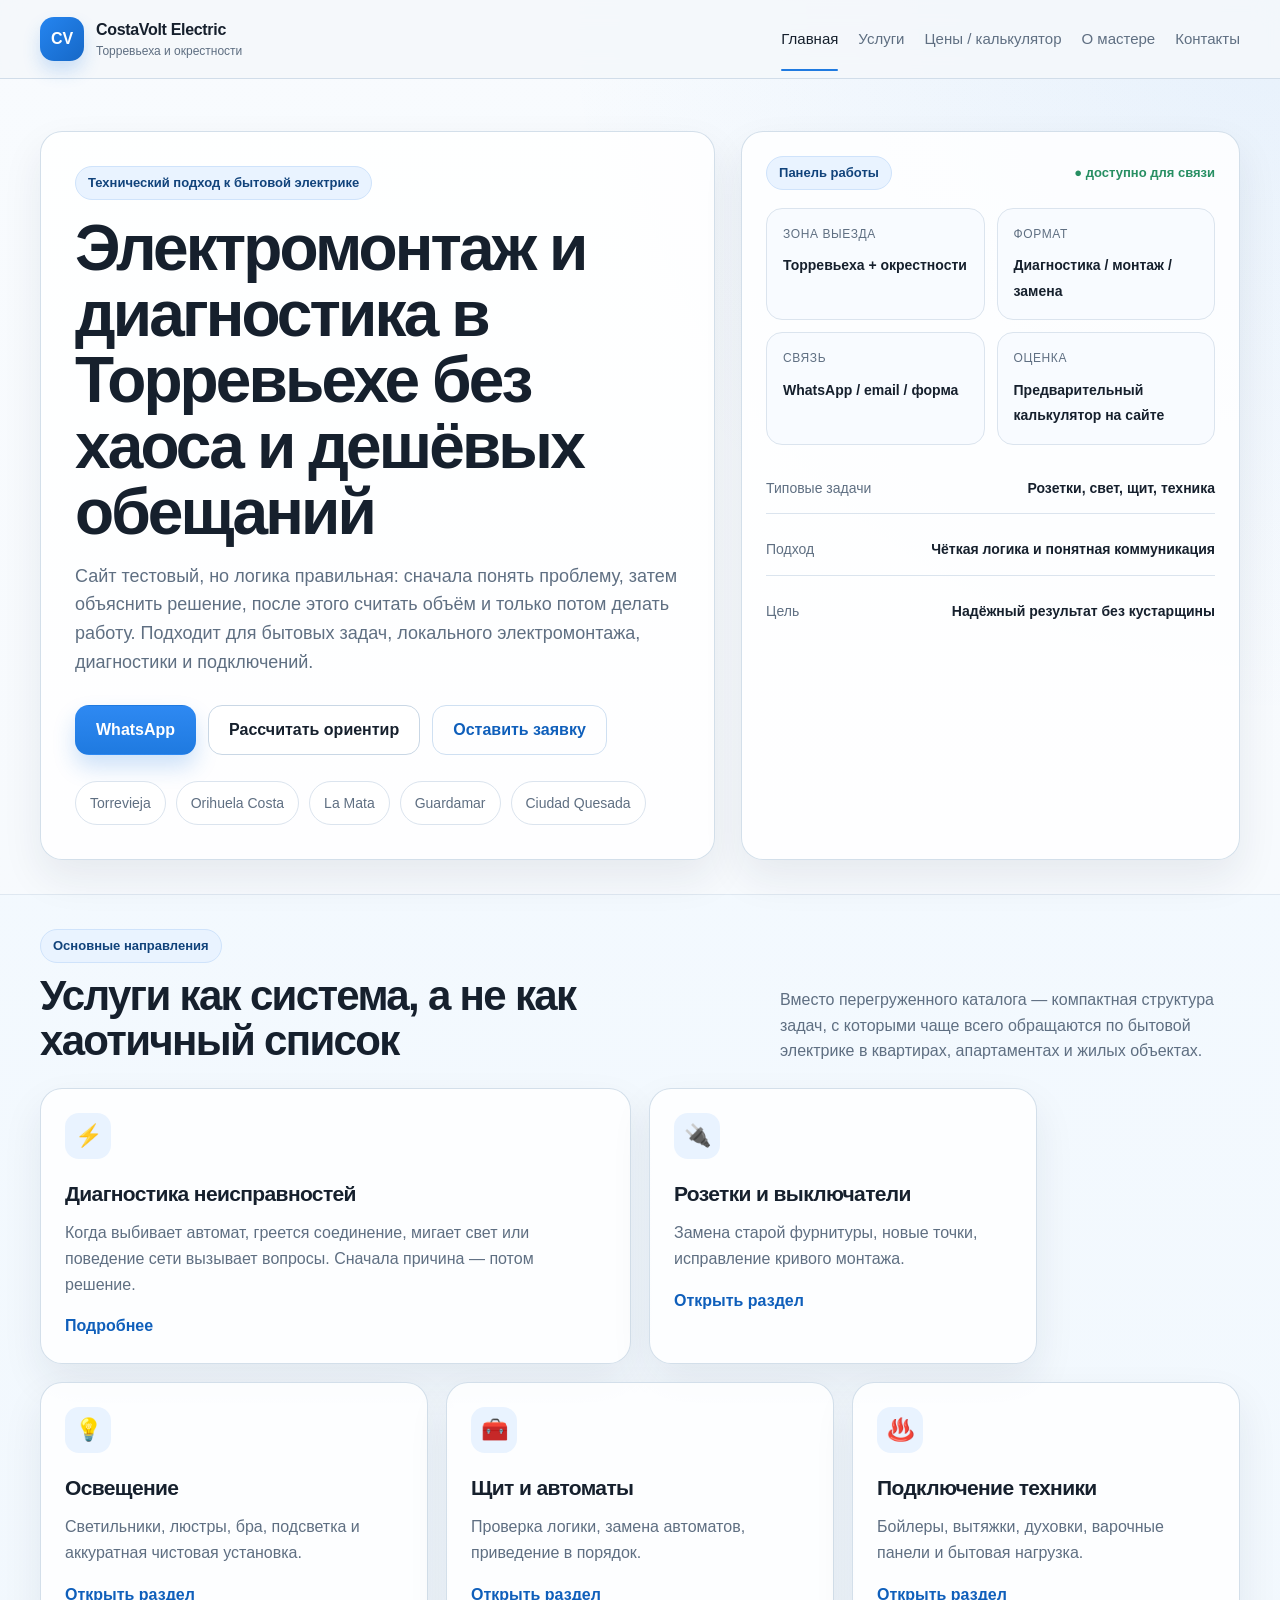
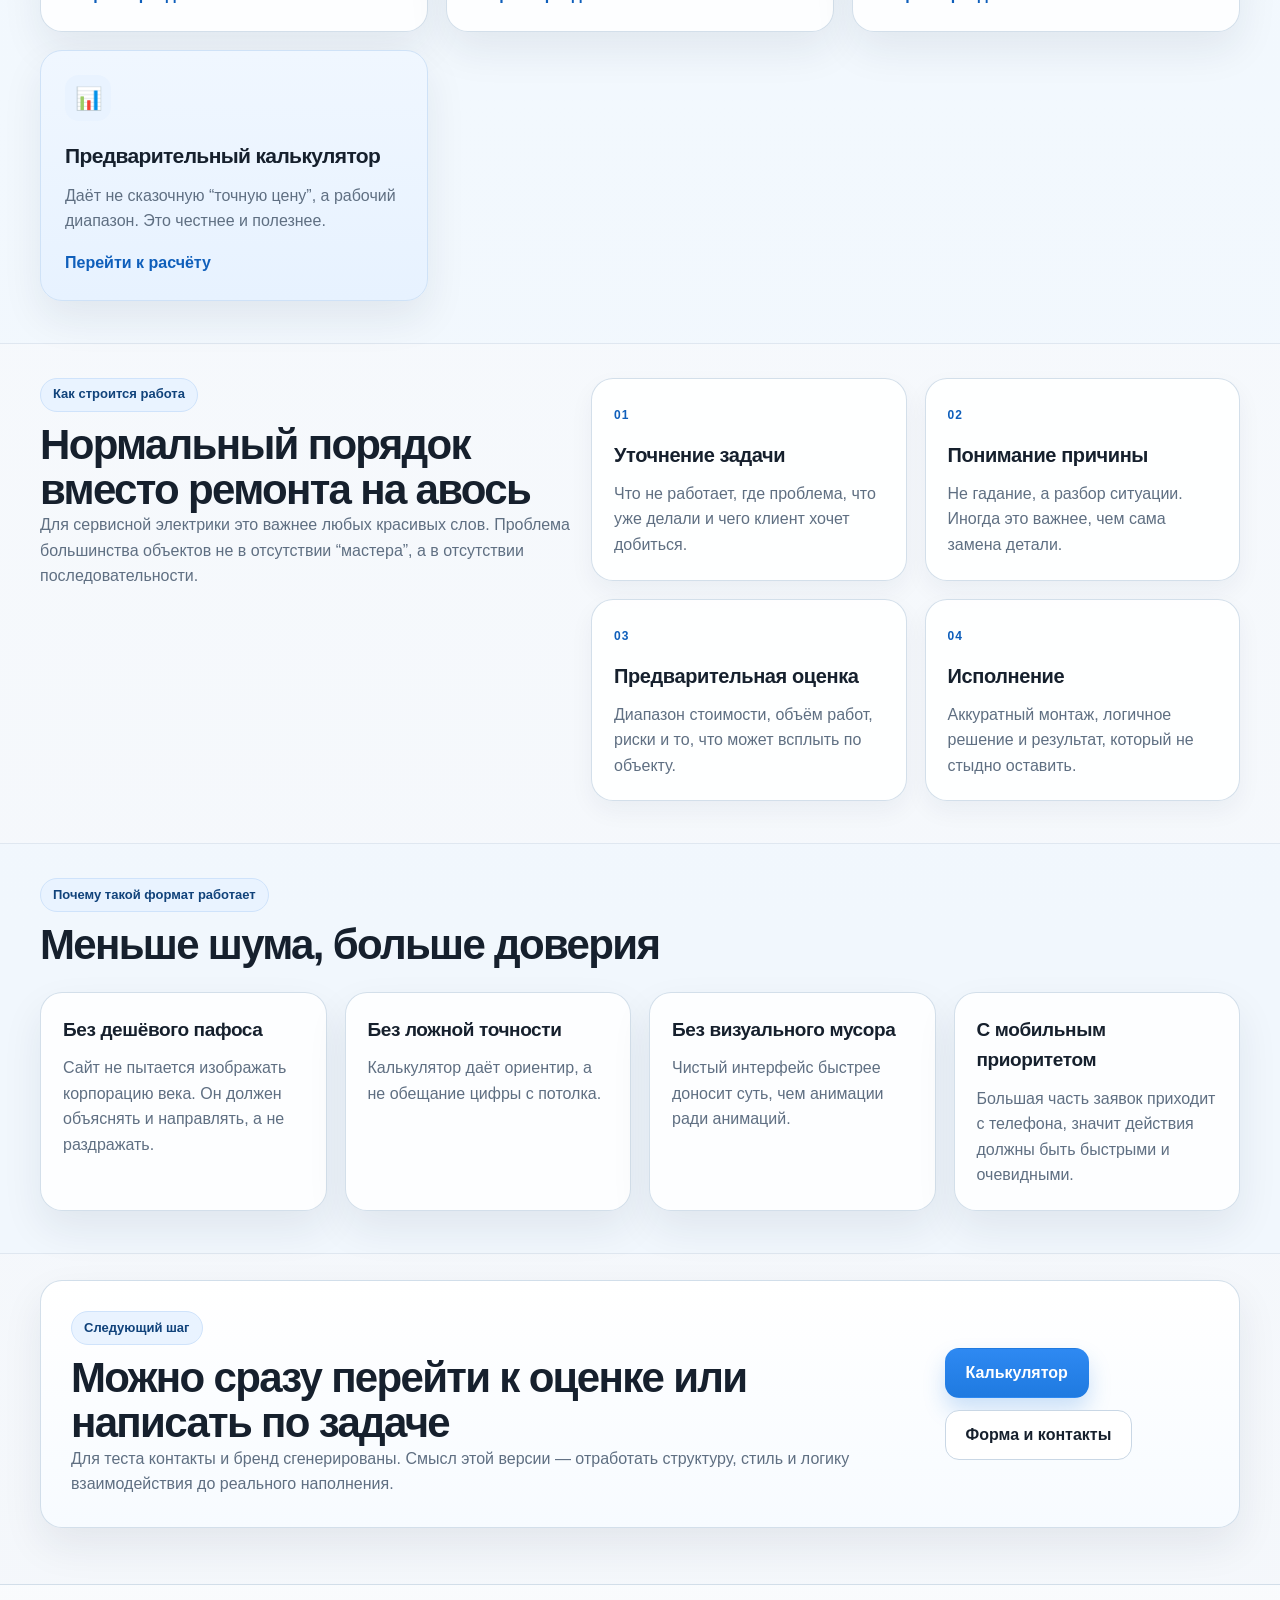
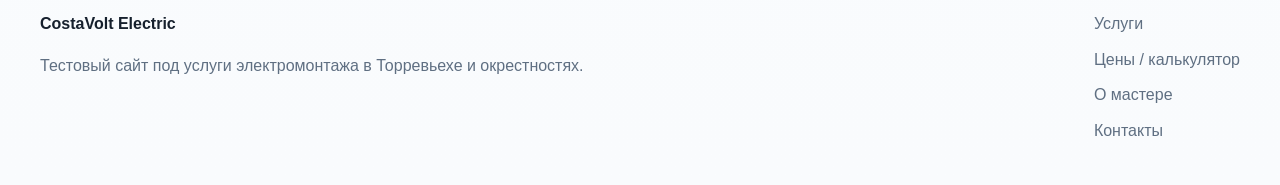
<file: index.html>
<!DOCTYPE html>
<html lang="ru">
<head>
  <meta charset="UTF-8" />
  <meta name="viewport" content="width=device-width, initial-scale=1.0" />
  <title>CostaVolt Electric — Электромонтаж и диагностика в Торревьехе</title>
  <meta name="description" content="Электромонтаж, диагностика, установка освещения, розеток, автоматов и подключение техники в Торревьехе и окрестностях." />
  <link rel="stylesheet" href="assets/css/style.css" />
</head>
<body>
  <header class="site-header">
    <div class="container header-wrap">
      <a class="brand" href="index.html">
        <span class="brand-mark">CV</span>
        <span class="brand-text">
          <strong>CostaVolt Electric</strong>
          <small>Торревьеха и окрестности</small>
        </span>
      </a>

      <button class="nav-toggle" id="navToggle" aria-label="Открыть меню">☰</button>

      <nav class="nav" id="mainNav">
        <a href="index.html" class="active">Главная</a>
        <a href="services.html">Услуги</a>
        <a href="pricing.html">Цены / калькулятор</a>
        <a href="about.html">О мастере</a>
        <a href="contacts.html">Контакты</a>
      </nav>
    </div>
  </header>

  <main>
    <section class="hero-v2">
      <div class="container hero-layout">
        <div class="hero-main">
          <div class="eyebrow">Технический подход к бытовой электрике</div>
          <h1>Электромонтаж и диагностика в Торревьехе без хаоса и дешёвых обещаний</h1>
          <p class="hero-lead">
            Сайт тестовый, но логика правильная: сначала понять проблему, затем объяснить решение,
            после этого считать объём и только потом делать работу. Подходит для бытовых задач,
            локального электромонтажа, диагностики и подключений.
          </p>

          <div class="hero-actions">
            <a class="btn btn-primary" href="https://wa.me/34612345678" target="_blank" rel="noopener">WhatsApp</a>
            <a class="btn btn-secondary" href="pricing.html">Рассчитать ориентир</a>
            <a class="btn btn-ghost" href="contacts.html">Оставить заявку</a>
          </div>

          <div class="hero-badges">
            <span>Torrevieja</span>
            <span>Orihuela Costa</span>
            <span>La Mata</span>
            <span>Guardamar</span>
            <span>Ciudad Quesada</span>
          </div>
        </div>

        <aside class="hero-panel">
          <div class="panel-top">
            <span class="panel-label">Панель работы</span>
            <span class="panel-status">● доступно для связи</span>
          </div>

          <div class="panel-grid">
            <div class="panel-box">
              <span class="panel-key">Зона выезда</span>
              <strong>Торревьеха + окрестности</strong>
            </div>

            <div class="panel-box">
              <span class="panel-key">Формат</span>
              <strong>Диагностика / монтаж / замена</strong>
            </div>

            <div class="panel-box">
              <span class="panel-key">Связь</span>
              <strong>WhatsApp / email / форма</strong>
            </div>

            <div class="panel-box">
              <span class="panel-key">Оценка</span>
              <strong>Предварительный калькулятор на сайте</strong>
            </div>
          </div>

          <div class="panel-list">
            <div class="panel-line">
              <span>Типовые задачи</span>
              <strong>Розетки, свет, щит, техника</strong>
            </div>
            <div class="panel-line">
              <span>Подход</span>
              <strong>Чёткая логика и понятная коммуникация</strong>
            </div>
            <div class="panel-line">
              <span>Цель</span>
              <strong>Надёжный результат без кустарщины</strong>
            </div>
          </div>
        </aside>
      </div>
    </section>

    <section class="section section-soft">
      <div class="container">
        <div class="section-head wide-head">
          <div>
            <span class="section-kicker">Основные направления</span>
            <h2>Услуги как система, а не как хаотичный список</h2>
          </div>
          <p>
            Вместо перегруженного каталога — компактная структура задач, с которыми чаще всего обращаются
            по бытовой электрике в квартирах, апартаментах и жилых объектах.
          </p>
        </div>

        <div class="bento-grid">
          <article class="bento-card bento-card-large">
            <div class="bento-icon">⚡</div>
            <h3>Диагностика неисправностей</h3>
            <p>
              Когда выбивает автомат, греется соединение, мигает свет или поведение сети вызывает вопросы.
              Сначала причина — потом решение.
            </p>
            <a href="services.html">Подробнее</a>
          </article>

          <article class="bento-card">
            <div class="bento-icon">🔌</div>
            <h3>Розетки и выключатели</h3>
            <p>Замена старой фурнитуры, новые точки, исправление кривого монтажа.</p>
            <a href="services.html">Открыть раздел</a>
          </article>

          <article class="bento-card">
            <div class="bento-icon">💡</div>
            <h3>Освещение</h3>
            <p>Светильники, люстры, бра, подсветка и аккуратная чистовая установка.</p>
            <a href="services.html">Открыть раздел</a>
          </article>

          <article class="bento-card">
            <div class="bento-icon">🧰</div>
            <h3>Щит и автоматы</h3>
            <p>Проверка логики, замена автоматов, приведение в порядок.</p>
            <a href="services.html">Открыть раздел</a>
          </article>

          <article class="bento-card">
            <div class="bento-icon">♨️</div>
            <h3>Подключение техники</h3>
            <p>Бойлеры, вытяжки, духовки, варочные панели и бытовая нагрузка.</p>
            <a href="services.html">Открыть раздел</a>
          </article>

          <article class="bento-card bento-card-accent">
            <div class="bento-icon">📊</div>
            <h3>Предварительный калькулятор</h3>
            <p>
              Даёт не сказочную “точную цену”, а рабочий диапазон. Это честнее и полезнее.
            </p>
            <a href="pricing.html">Перейти к расчёту</a>
          </article>
        </div>
      </div>
    </section>

    <section class="section">
      <div class="container process-layout">
        <div class="process-intro">
          <span class="section-kicker">Как строится работа</span>
          <h2>Нормальный порядок вместо ремонта на авось</h2>
          <p>
            Для сервисной электрики это важнее любых красивых слов.
            Проблема большинства объектов не в отсутствии “мастера”, а в отсутствии последовательности.
          </p>
        </div>

        <div class="process-steps">
          <article class="step-card">
            <span class="step-number">01</span>
            <h3>Уточнение задачи</h3>
            <p>Что не работает, где проблема, что уже делали и чего клиент хочет добиться.</p>
          </article>

          <article class="step-card">
            <span class="step-number">02</span>
            <h3>Понимание причины</h3>
            <p>Не гадание, а разбор ситуации. Иногда это важнее, чем сама замена детали.</p>
          </article>

          <article class="step-card">
            <span class="step-number">03</span>
            <h3>Предварительная оценка</h3>
            <p>Диапазон стоимости, объём работ, риски и то, что может всплыть по объекту.</p>
          </article>

          <article class="step-card">
            <span class="step-number">04</span>
            <h3>Исполнение</h3>
            <p>Аккуратный монтаж, логичное решение и результат, который не стыдно оставить.</p>
          </article>
        </div>
      </div>
    </section>

    <section class="section section-soft">
      <div class="container">
        <div class="section-head">
          <div>
            <span class="section-kicker">Почему такой формат работает</span>
            <h2>Меньше шума, больше доверия</h2>
          </div>
        </div>

        <div class="trust-grid">
          <article class="trust-card">
            <h3>Без дешёвого пафоса</h3>
            <p>Сайт не пытается изображать корпорацию века. Он должен объяснять и направлять, а не раздражать.</p>
          </article>
          <article class="trust-card">
            <h3>Без ложной точности</h3>
            <p>Калькулятор даёт ориентир, а не обещание цифры с потолка.</p>
          </article>
          <article class="trust-card">
            <h3>Без визуального мусора</h3>
            <p>Чистый интерфейс быстрее доносит суть, чем анимации ради анимаций.</p>
          </article>
          <article class="trust-card">
            <h3>С мобильным приоритетом</h3>
            <p>Большая часть заявок приходит с телефона, значит действия должны быть быстрыми и очевидными.</p>
          </article>
        </div>
      </div>
    </section>

    <section class="section cta-v2">
      <div class="container cta-shell">
        <div class="cta-text">
          <span class="section-kicker">Следующий шаг</span>
          <h2>Можно сразу перейти к оценке или написать по задаче</h2>
          <p>
            Для теста контакты и бренд сгенерированы. Смысл этой версии — отработать структуру,
            стиль и логику взаимодействия до реального наполнения.
          </p>
        </div>

        <div class="cta-buttons">
          <a class="btn btn-primary" href="pricing.html">Калькулятор</a>
          <a class="btn btn-secondary" href="contacts.html">Форма и контакты</a>
        </div>
      </div>
    </section>
  </main>

  <footer class="site-footer">
    <div class="container footer-wrap">
      <div>
        <strong>CostaVolt Electric</strong>
        <p>Тестовый сайт под услуги электромонтажа в Торревьехе и окрестностях.</p>
      </div>
      <div class="footer-links">
        <a href="services.html">Услуги</a>
        <a href="pricing.html">Цены / калькулятор</a>
        <a href="about.html">О мастере</a>
        <a href="contacts.html">Контакты</a>
      </div>
    </div>
  </footer>

  <script src="assets/js/main.js"></script>
</body>
</html>
</file>
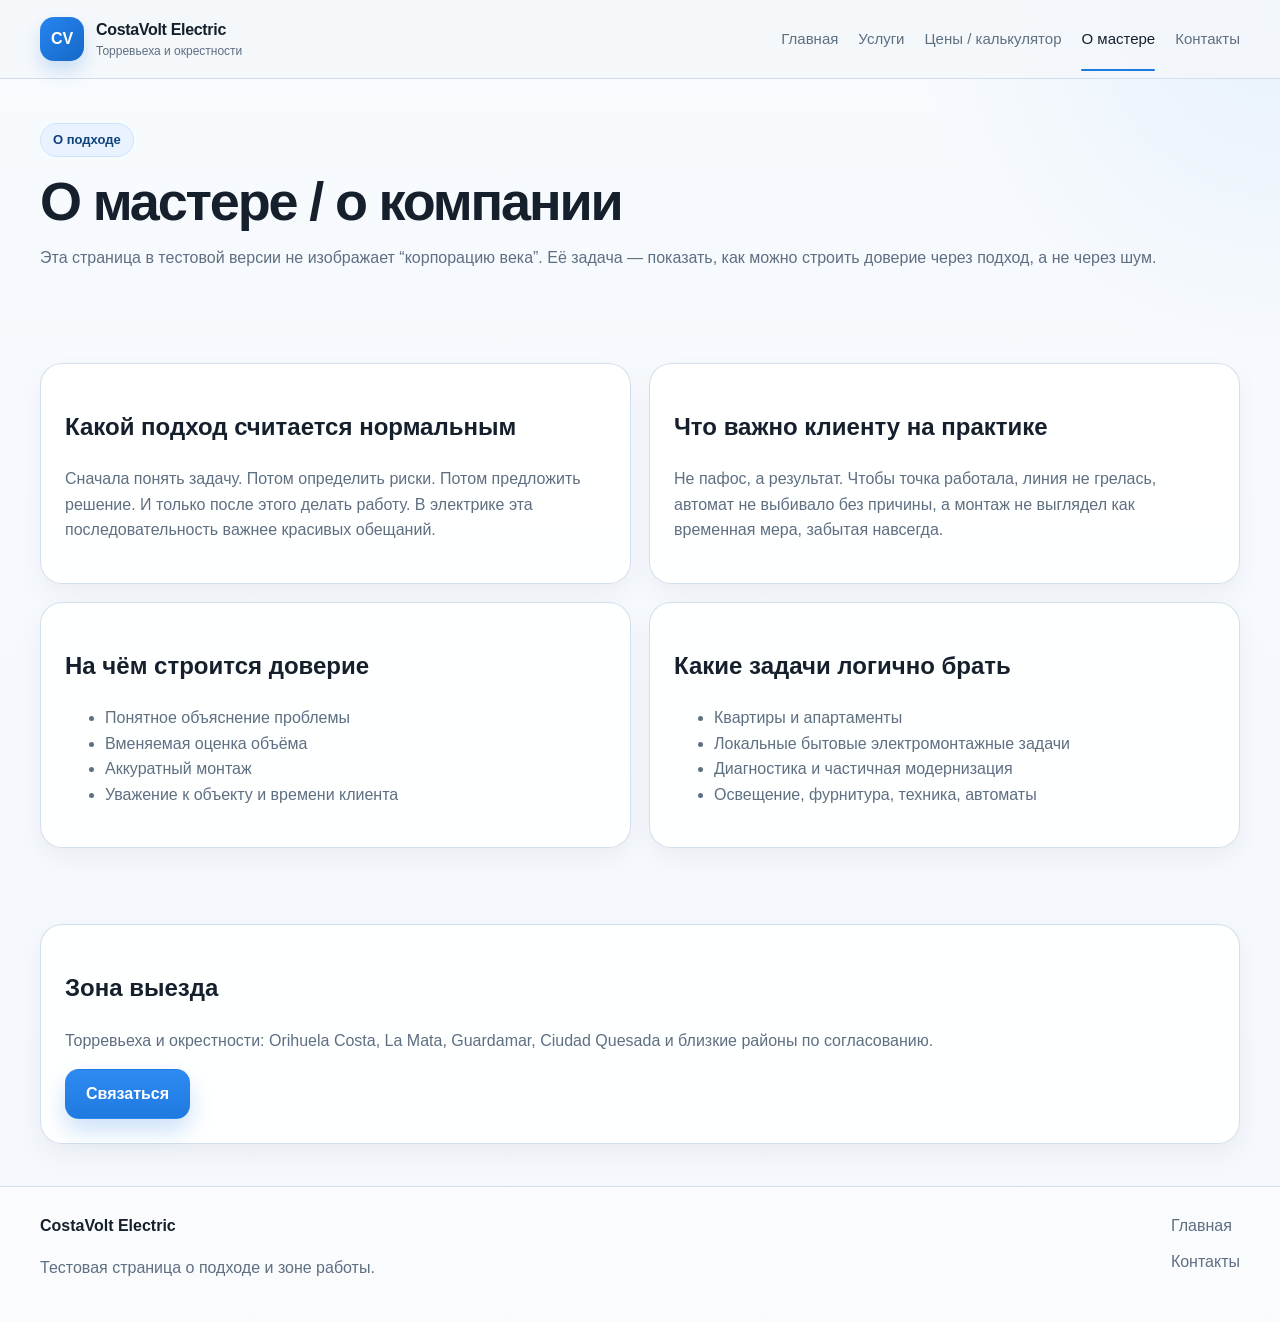
<file: about.html>
<!DOCTYPE html>
<html lang="ru">
<head>
  <meta charset="UTF-8" />
  <meta name="viewport" content="width=device-width, initial-scale=1.0" />
  <title>О мастере — CostaVolt Electric</title>
  <meta name="description" content="О подходе к работе, принципах, зоне выезда и формате взаимодействия." />
  <link rel="stylesheet" href="assets/css/style.css" />
</head>
<body>
  <header class="site-header">
    <div class="container header-wrap">
      <a class="brand" href="index.html">
        <span class="brand-mark">CV</span>
        <span class="brand-text">
          <strong>CostaVolt Electric</strong>
          <small>Торревьеха и окрестности</small>
        </span>
      </a>

      <button class="nav-toggle" id="navToggle" aria-label="Открыть меню">☰</button>

      <nav class="nav" id="mainNav">
        <a href="index.html">Главная</a>
        <a href="services.html">Услуги</a>
        <a href="pricing.html">Цены / калькулятор</a>
        <a href="about.html" class="active">О мастере</a>
        <a href="contacts.html">Контакты</a>
      </nav>
    </div>
  </header>

  <main>
    <section class="page-hero section">
      <div class="container narrow">
        <div class="eyebrow">О подходе</div>
        <h1>О мастере / о компании</h1>
        <p>
          Эта страница в тестовой версии не изображает “корпорацию века”.
          Её задача — показать, как можно строить доверие через подход, а не через шум.
        </p>
      </div>
    </section>

    <section class="section">
      <div class="container grid grid-2">
        <div class="card">
          <h2>Какой подход считается нормальным</h2>
          <p>
            Сначала понять задачу. Потом определить риски. Потом предложить решение. И только после этого делать работу.
            В электрике эта последовательность важнее красивых обещаний.
          </p>
        </div>

        <div class="card">
          <h2>Что важно клиенту на практике</h2>
          <p>
            Не пафос, а результат. Чтобы точка работала, линия не грелась, автомат не выбивало без причины,
            а монтаж не выглядел как временная мера, забытая навсегда.
          </p>
        </div>

        <div class="card">
          <h2>На чём строится доверие</h2>
          <ul class="feature-list">
            <li>Понятное объяснение проблемы</li>
            <li>Вменяемая оценка объёма</li>
            <li>Аккуратный монтаж</li>
            <li>Уважение к объекту и времени клиента</li>
          </ul>
        </div>

        <div class="card">
          <h2>Какие задачи логично брать</h2>
          <ul class="feature-list">
            <li>Квартиры и апартаменты</li>
            <li>Локальные бытовые электромонтажные задачи</li>
            <li>Диагностика и частичная модернизация</li>
            <li>Освещение, фурнитура, техника, автоматы</li>
          </ul>
        </div>
      </div>
    </section>

    <section class="section section-alt">
      <div class="container narrow">
        <div class="card">
          <h2>Зона выезда</h2>
          <p>
            Торревьеха и окрестности: Orihuela Costa, La Mata, Guardamar, Ciudad Quesada и близкие районы по согласованию.
          </p>
          <a class="btn btn-primary" href="contacts.html">Связаться</a>
        </div>
      </div>
    </section>
  </main>

  <footer class="site-footer">
    <div class="container footer-wrap">
      <div>
        <strong>CostaVolt Electric</strong>
        <p>Тестовая страница о подходе и зоне работы.</p>
      </div>
      <div class="footer-links">
        <a href="index.html">Главная</a>
        <a href="contacts.html">Контакты</a>
      </div>
    </div>
  </footer>

  <script src="assets/js/main.js"></script>
</body>
</html>
</file>
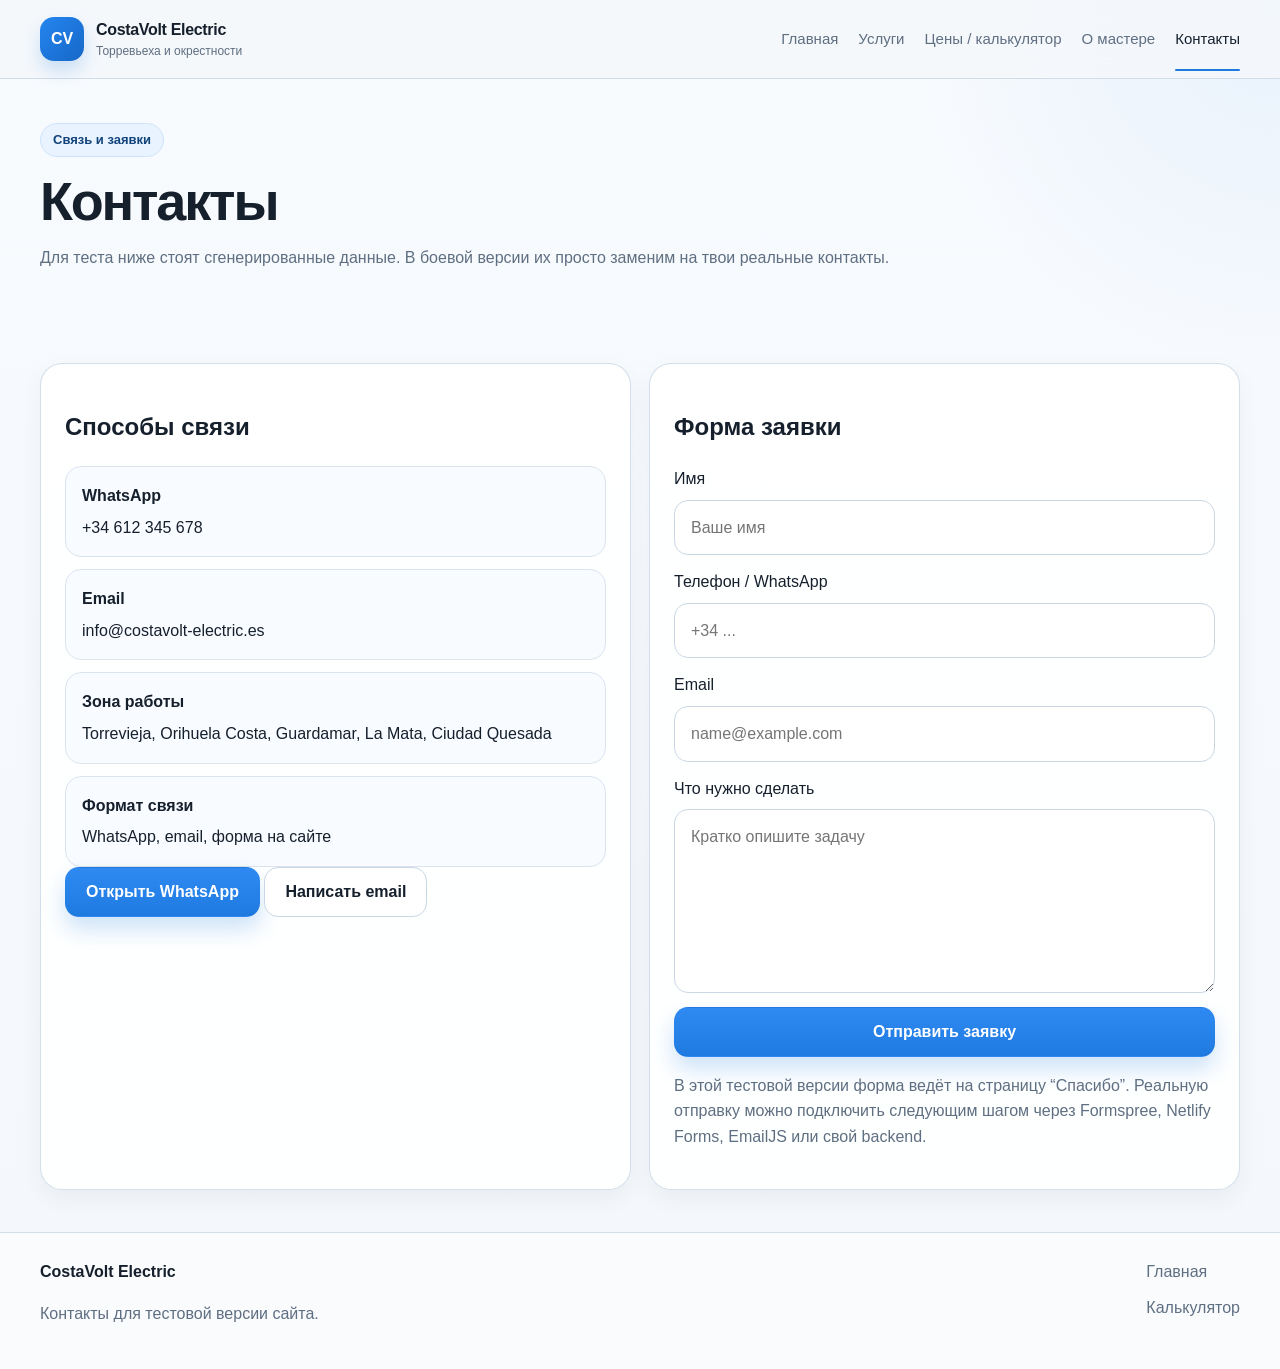
<file: contacts.html>
<!DOCTYPE html>
<html lang="ru">
<head>
  <meta charset="UTF-8" />
  <meta name="viewport" content="width=device-width, initial-scale=1.0" />
  <title>Контакты — CostaVolt Electric</title>
  <meta name="description" content="Контакты, форма, WhatsApp и email для заявок по электромонтажным работам в Торревьехе и окрестностях." />
  <link rel="stylesheet" href="assets/css/style.css" />
</head>
<body>
  <header class="site-header">
    <div class="container header-wrap">
      <a class="brand" href="index.html">
        <span class="brand-mark">CV</span>
        <span class="brand-text">
          <strong>CostaVolt Electric</strong>
          <small>Торревьеха и окрестности</small>
        </span>
      </a>

      <button class="nav-toggle" id="navToggle" aria-label="Открыть меню">☰</button>

      <nav class="nav" id="mainNav">
        <a href="index.html">Главная</a>
        <a href="services.html">Услуги</a>
        <a href="pricing.html">Цены / калькулятор</a>
        <a href="about.html">О мастере</a>
        <a href="contacts.html" class="active">Контакты</a>
      </nav>
    </div>
  </header>

  <main>
    <section class="page-hero section">
      <div class="container narrow">
        <div class="eyebrow">Связь и заявки</div>
        <h1>Контакты</h1>
        <p>
          Для теста ниже стоят сгенерированные данные. В боевой версии их просто заменим на твои реальные контакты.
        </p>
      </div>
    </section>

    <section class="section">
      <div class="container grid grid-2">
        <div class="card">
          <h2>Способы связи</h2>

          <div class="contact-list">
            <div class="contact-item">
              <strong>WhatsApp</strong>
              <a href="https://wa.me/34612345678" target="_blank" rel="noopener">+34 612 345 678</a>
            </div>

            <div class="contact-item">
              <strong>Email</strong>
              <a href="mailto:info@costavolt-electric.es">info@costavolt-electric.es</a>
            </div>

            <div class="contact-item">
              <strong>Зона работы</strong>
              <span>Torrevieja, Orihuela Costa, Guardamar, La Mata, Ciudad Quesada</span>
            </div>

            <div class="contact-item">
              <strong>Формат связи</strong>
              <span>WhatsApp, email, форма на сайте</span>
            </div>
          </div>

          <div class="contact-actions">
            <a class="btn btn-primary" href="https://wa.me/34612345678" target="_blank" rel="noopener">Открыть WhatsApp</a>
            <a class="btn btn-secondary" href="mailto:info@costavolt-electric.es">Написать email</a>
          </div>
        </div>

        <div class="card">
          <h2>Форма заявки</h2>

          <form class="contact-form" action="thanks.html" method="get">
            <label>
              Имя
              <input type="text" name="name" placeholder="Ваше имя" required />
            </label>

            <label>
              Телефон / WhatsApp
              <input type="text" name="phone" placeholder="+34 ..." required />
            </label>

            <label>
              Email
              <input type="email" name="email" placeholder="name@example.com" />
            </label>

            <label>
              Что нужно сделать
              <textarea name="message" rows="6" placeholder="Кратко опишите задачу"></textarea>
            </label>

            <button class="btn btn-primary" type="submit">Отправить заявку</button>
          </form>

          <p class="form-note">
            В этой тестовой версии форма ведёт на страницу “Спасибо”.
            Реальную отправку можно подключить следующим шагом через Formspree, Netlify Forms, EmailJS или свой backend.
          </p>
        </div>
      </div>
    </section>
  </main>

  <footer class="site-footer">
    <div class="container footer-wrap">
      <div>
        <strong>CostaVolt Electric</strong>
        <p>Контакты для тестовой версии сайта.</p>
      </div>
      <div class="footer-links">
        <a href="index.html">Главная</a>
        <a href="pricing.html">Калькулятор</a>
      </div>
    </div>
  </footer>

  <script src="assets/js/main.js"></script>
</body>
</html>
</file>
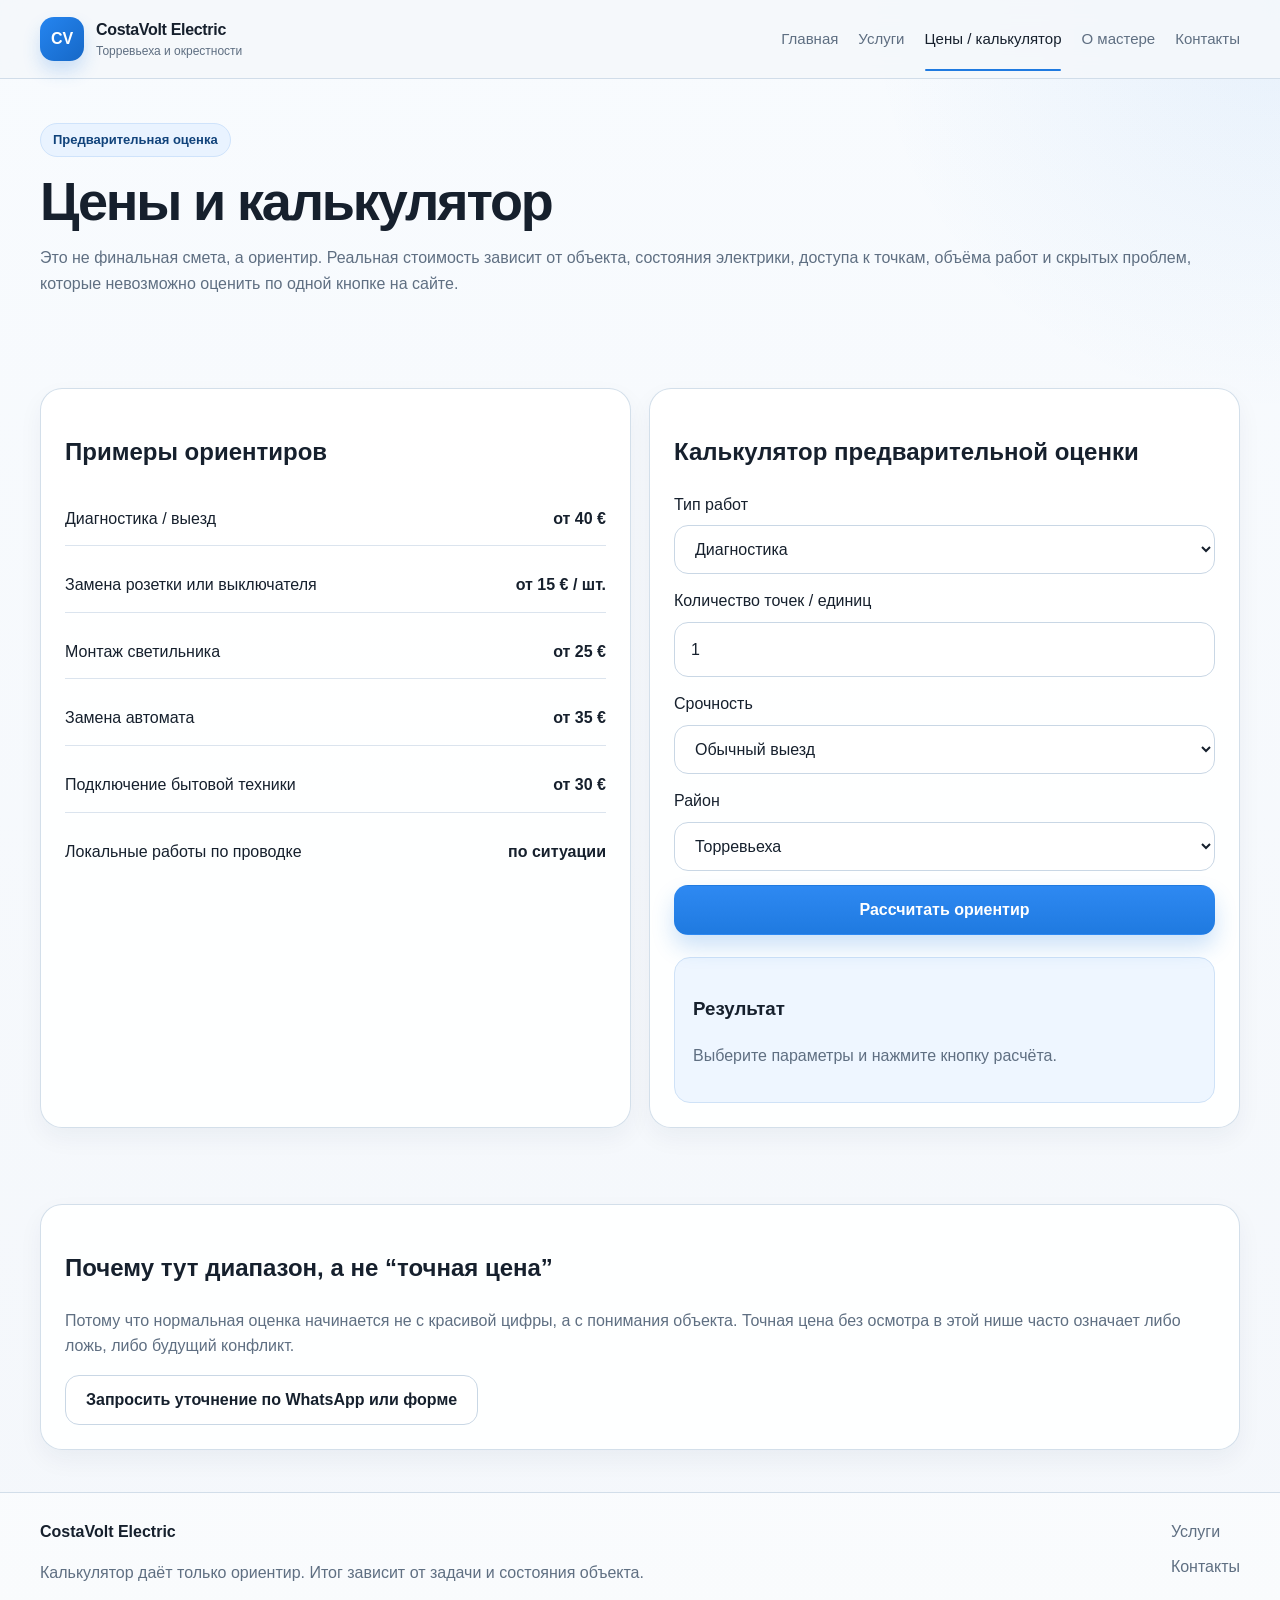
<file: pricing.html>
<!DOCTYPE html>
<html lang="ru">
<head>
  <meta charset="UTF-8" />
  <meta name="viewport" content="width=device-width, initial-scale=1.0" />
  <title>Цены и калькулятор — CostaVolt Electric</title>
  <meta name="description" content="Примерные цены и калькулятор предварительной оценки электромонтажных работ в Торревьехе и окрестностях." />
  <link rel="stylesheet" href="assets/css/style.css" />
</head>
<body>
  <header class="site-header">
    <div class="container header-wrap">
      <a class="brand" href="index.html">
        <span class="brand-mark">CV</span>
        <span class="brand-text">
          <strong>CostaVolt Electric</strong>
          <small>Торревьеха и окрестности</small>
        </span>
      </a>

      <button class="nav-toggle" id="navToggle" aria-label="Открыть меню">☰</button>

      <nav class="nav" id="mainNav">
        <a href="index.html">Главная</a>
        <a href="services.html">Услуги</a>
        <a href="pricing.html" class="active">Цены / калькулятор</a>
        <a href="about.html">О мастере</a>
        <a href="contacts.html">Контакты</a>
      </nav>
    </div>
  </header>

  <main>
    <section class="page-hero section">
      <div class="container narrow">
        <div class="eyebrow">Предварительная оценка</div>
        <h1>Цены и калькулятор</h1>
        <p>
          Это не финальная смета, а ориентир. Реальная стоимость зависит от объекта, состояния электрики,
          доступа к точкам, объёма работ и скрытых проблем, которые невозможно оценить по одной кнопке на сайте.
        </p>
      </div>
    </section>

    <section class="section">
      <div class="container grid grid-2">
        <div class="card">
          <h2>Примеры ориентиров</h2>
          <div class="price-list">
            <div class="price-row"><span>Диагностика / выезд</span><strong>от 40 €</strong></div>
            <div class="price-row"><span>Замена розетки или выключателя</span><strong>от 15 € / шт.</strong></div>
            <div class="price-row"><span>Монтаж светильника</span><strong>от 25 €</strong></div>
            <div class="price-row"><span>Замена автомата</span><strong>от 35 €</strong></div>
            <div class="price-row"><span>Подключение бытовой техники</span><strong>от 30 €</strong></div>
            <div class="price-row"><span>Локальные работы по проводке</span><strong>по ситуации</strong></div>
          </div>
        </div>

        <div class="card">
          <h2>Калькулятор предварительной оценки</h2>

          <form id="calcForm" class="calc-form">
            <label>
              Тип работ
              <select id="jobType">
                <option value="diagnostics">Диагностика</option>
                <option value="socket">Розетки / выключатели</option>
                <option value="lighting">Освещение</option>
                <option value="panel">Автоматы / щит</option>
                <option value="appliance">Подключение техники</option>
                <option value="wiring">Локальная проводка</option>
              </select>
            </label>

            <label>
              Количество точек / единиц
              <input type="number" id="quantity" min="1" max="50" value="1" />
            </label>

            <label>
              Срочность
              <select id="urgency">
                <option value="normal">Обычный выезд</option>
                <option value="soon">Нужен быстрее обычного</option>
                <option value="urgent">Срочно</option>
              </select>
            </label>

            <label>
              Район
              <select id="zone">
                <option value="torrevieja">Торревьеха</option>
                <option value="near">Окрестности</option>
                <option value="far">Дальше базовой зоны</option>
              </select>
            </label>

            <button type="button" class="btn btn-primary" id="calculateBtn">Рассчитать ориентир</button>
          </form>

          <div class="calc-result" id="calcResult">
            <h3>Результат</h3>
            <p>Выберите параметры и нажмите кнопку расчёта.</p>
          </div>
        </div>
      </div>
    </section>

    <section class="section section-alt">
      <div class="container narrow">
        <div class="card">
          <h2>Почему тут диапазон, а не “точная цена”</h2>
          <p>
            Потому что нормальная оценка начинается не с красивой цифры, а с понимания объекта.
            Точная цена без осмотра в этой нише часто означает либо ложь, либо будущий конфликт.
          </p>
          <a class="btn btn-secondary" href="contacts.html">Запросить уточнение по WhatsApp или форме</a>
        </div>
      </div>
    </section>
  </main>

  <footer class="site-footer">
    <div class="container footer-wrap">
      <div>
        <strong>CostaVolt Electric</strong>
        <p>Калькулятор даёт только ориентир. Итог зависит от задачи и состояния объекта.</p>
      </div>
      <div class="footer-links">
        <a href="services.html">Услуги</a>
        <a href="contacts.html">Контакты</a>
      </div>
    </div>
  </footer>

  <script src="assets/js/main.js"></script>
  <script src="assets/js/calculator.js"></script>
</body>
</html>
</file>
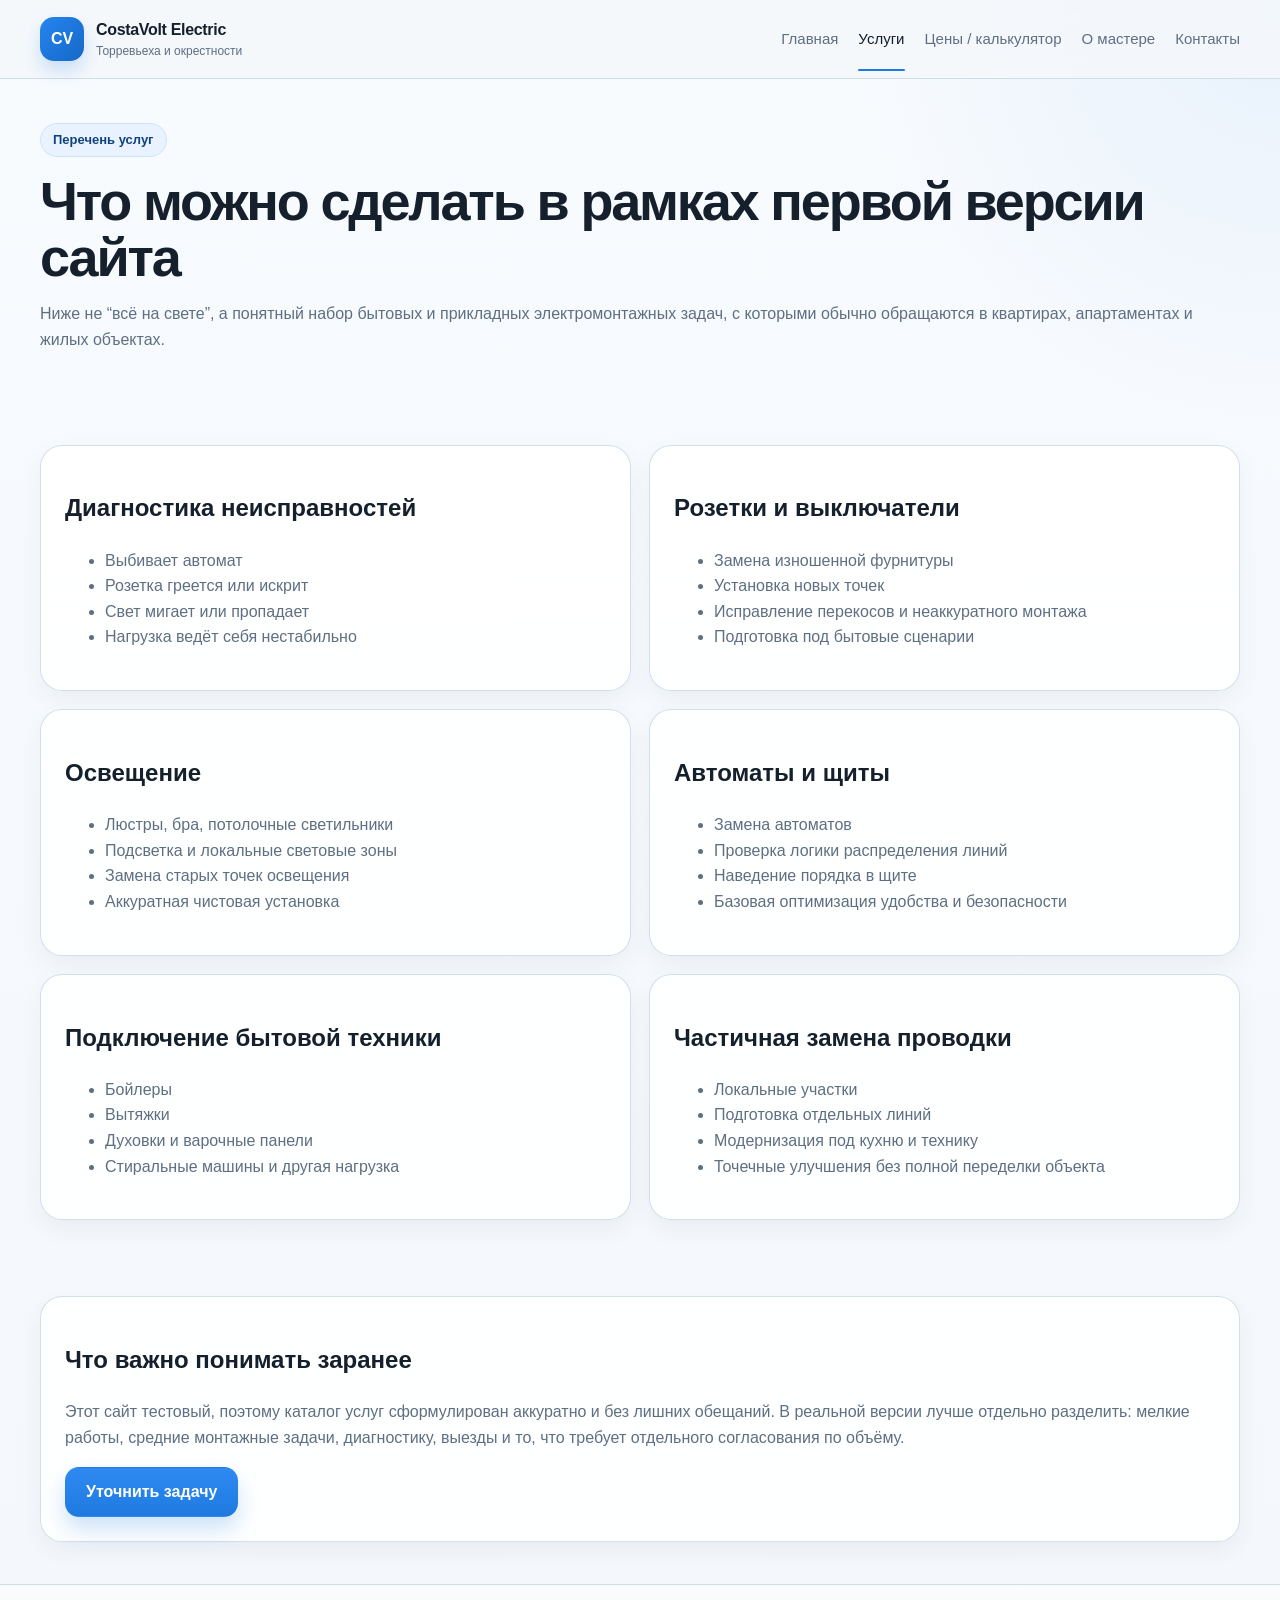
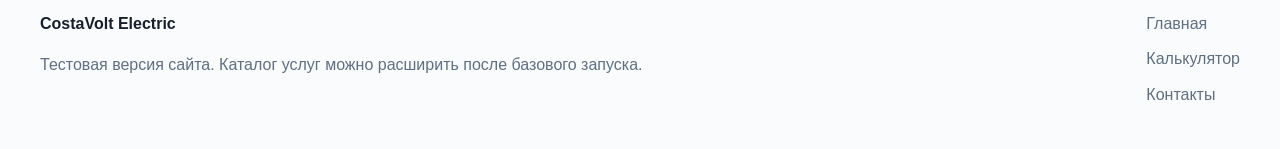
<file: services.html>
<!DOCTYPE html>
<html lang="ru">
<head>
  <meta charset="UTF-8" />
  <meta name="viewport" content="width=device-width, initial-scale=1.0" />
  <title>Услуги — CostaVolt Electric</title>
  <meta name="description" content="Перечень услуг: диагностика, розетки, выключатели, освещение, автоматы, подключение техники и частичная замена проводки." />
  <link rel="stylesheet" href="assets/css/style.css" />
</head>
<body>
  <header class="site-header">
    <div class="container header-wrap">
      <a class="brand" href="index.html">
        <span class="brand-mark">CV</span>
        <span class="brand-text">
          <strong>CostaVolt Electric</strong>
          <small>Торревьеха и окрестности</small>
        </span>
      </a>

      <button class="nav-toggle" id="navToggle" aria-label="Открыть меню">☰</button>

      <nav class="nav" id="mainNav">
        <a href="index.html">Главная</a>
        <a href="services.html" class="active">Услуги</a>
        <a href="pricing.html">Цены / калькулятор</a>
        <a href="about.html">О мастере</a>
        <a href="contacts.html">Контакты</a>
      </nav>
    </div>
  </header>

  <main>
    <section class="page-hero section">
      <div class="container narrow">
        <div class="eyebrow">Перечень услуг</div>
        <h1>Что можно сделать в рамках первой версии сайта</h1>
        <p>
          Ниже не “всё на свете”, а понятный набор бытовых и прикладных электромонтажных задач,
          с которыми обычно обращаются в квартирах, апартаментах и жилых объектах.
        </p>
      </div>
    </section>

    <section class="section">
      <div class="container">
        <div class="grid grid-2">
          <article class="card service-card">
            <h2>Диагностика неисправностей</h2>
            <ul class="feature-list">
              <li>Выбивает автомат</li>
              <li>Розетка греется или искрит</li>
              <li>Свет мигает или пропадает</li>
              <li>Нагрузка ведёт себя нестабильно</li>
            </ul>
          </article>

          <article class="card service-card">
            <h2>Розетки и выключатели</h2>
            <ul class="feature-list">
              <li>Замена изношенной фурнитуры</li>
              <li>Установка новых точек</li>
              <li>Исправление перекосов и неаккуратного монтажа</li>
              <li>Подготовка под бытовые сценарии</li>
            </ul>
          </article>

          <article class="card service-card">
            <h2>Освещение</h2>
            <ul class="feature-list">
              <li>Люстры, бра, потолочные светильники</li>
              <li>Подсветка и локальные световые зоны</li>
              <li>Замена старых точек освещения</li>
              <li>Аккуратная чистовая установка</li>
            </ul>
          </article>

          <article class="card service-card">
            <h2>Автоматы и щиты</h2>
            <ul class="feature-list">
              <li>Замена автоматов</li>
              <li>Проверка логики распределения линий</li>
              <li>Наведение порядка в щите</li>
              <li>Базовая оптимизация удобства и безопасности</li>
            </ul>
          </article>

          <article class="card service-card">
            <h2>Подключение бытовой техники</h2>
            <ul class="feature-list">
              <li>Бойлеры</li>
              <li>Вытяжки</li>
              <li>Духовки и варочные панели</li>
              <li>Стиральные машины и другая нагрузка</li>
            </ul>
          </article>

          <article class="card service-card">
            <h2>Частичная замена проводки</h2>
            <ul class="feature-list">
              <li>Локальные участки</li>
              <li>Подготовка отдельных линий</li>
              <li>Модернизация под кухню и технику</li>
              <li>Точечные улучшения без полной переделки объекта</li>
            </ul>
          </article>
        </div>
      </div>
    </section>

    <section class="section section-alt">
      <div class="container narrow">
        <div class="card">
          <h2>Что важно понимать заранее</h2>
          <p>
            Этот сайт тестовый, поэтому каталог услуг сформулирован аккуратно и без лишних обещаний.
            В реальной версии лучше отдельно разделить: мелкие работы, средние монтажные задачи,
            диагностику, выезды и то, что требует отдельного согласования по объёму.
          </p>
          <a class="btn btn-primary" href="contacts.html">Уточнить задачу</a>
        </div>
      </div>
    </section>
  </main>

  <footer class="site-footer">
    <div class="container footer-wrap">
      <div>
        <strong>CostaVolt Electric</strong>
        <p>Тестовая версия сайта. Каталог услуг можно расширить после базового запуска.</p>
      </div>
      <div class="footer-links">
        <a href="index.html">Главная</a>
        <a href="pricing.html">Калькулятор</a>
        <a href="contacts.html">Контакты</a>
      </div>
    </div>
  </footer>

  <script src="assets/js/main.js"></script>
</body>
</html>
</file>
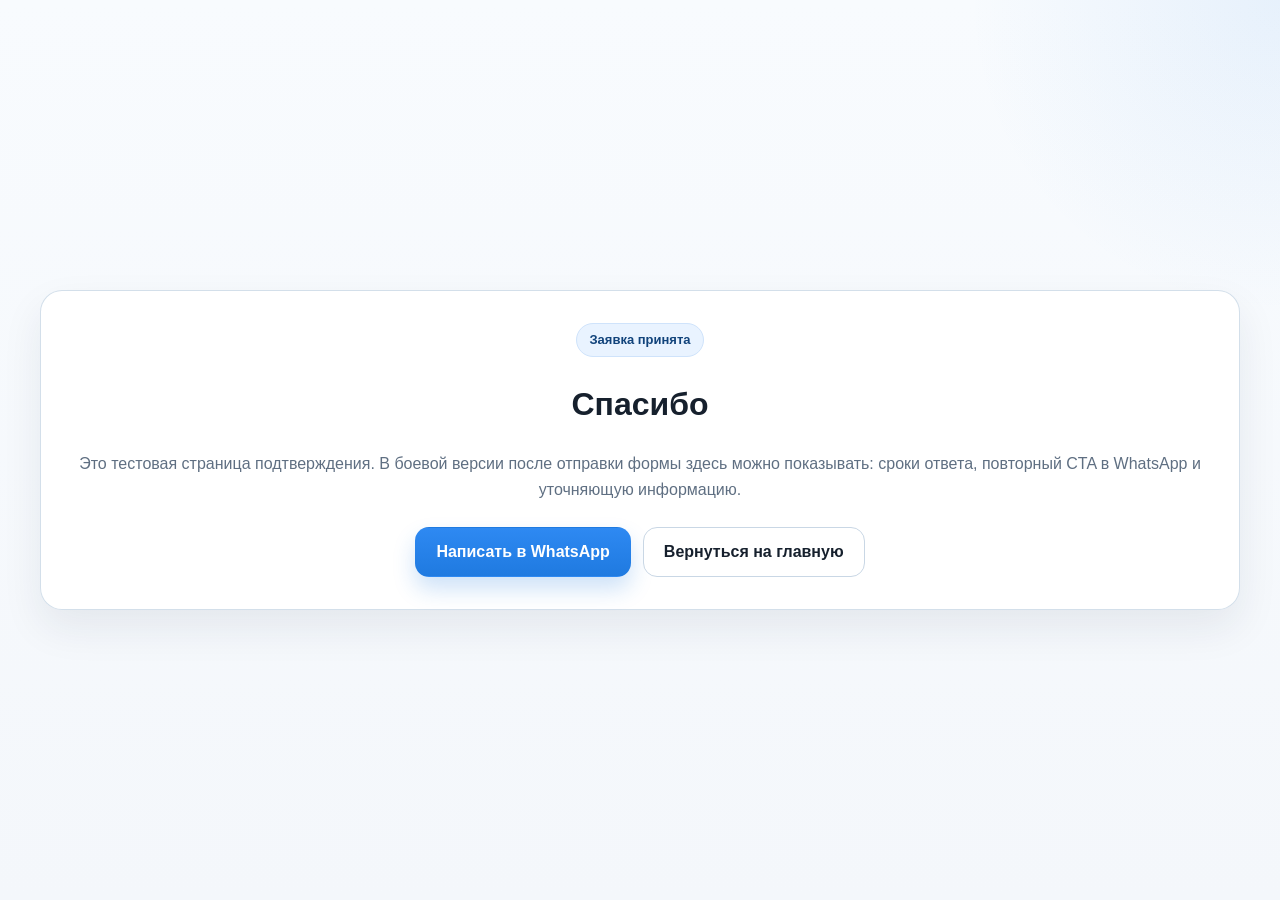
<file: thanks.html>
<!DOCTYPE html>
<html lang="ru">
<head>
  <meta charset="UTF-8" />
  <meta name="viewport" content="width=device-width, initial-scale=1.0" />
  <title>Спасибо — CostaVolt Electric</title>
  <meta name="description" content="Спасибо за заявку. Тестовая страница подтверждения." />
  <link rel="stylesheet" href="assets/css/style.css" />
</head>
<body>
  <main class="thanks-page">
    <div class="container narrow">
      <div class="card thanks-card">
        <div class="eyebrow">Заявка принята</div>
        <h1>Спасибо</h1>
        <p>
          Это тестовая страница подтверждения. В боевой версии после отправки формы здесь можно показывать:
          сроки ответа, повторный CTA в WhatsApp и уточняющую информацию.
        </p>

        <div class="thanks-actions">
          <a class="btn btn-primary" href="https://wa.me/34612345678" target="_blank" rel="noopener">Написать в WhatsApp</a>
          <a class="btn btn-secondary" href="index.html">Вернуться на главную</a>
        </div>
      </div>
    </div>
  </main>
</body>
</html>
</file>
<file: assets/css/style.css>
:root {
  --bg: #f4f7fb;
  --bg-soft: #eef3f8;
  --surface: #ffffff;
  --surface-2: #f8fbff;
  --text: #16202d;
  --muted: #5f6f82;
  --line: #dbe4ee;
  --line-strong: #c9d7e5;
  --accent: #1f7ae0;
  --accent-strong: #0f5fbb;
  --accent-soft: #e9f3ff;
  --accent-text: #11437b;
  --shadow: 0 18px 40px rgba(20, 42, 70, 0.08);
  --shadow-soft: 0 10px 24px rgba(20, 42, 70, 0.05);
  --radius: 22px;
  --radius-sm: 16px;
  --max: 1200px;
}

* {
  box-sizing: border-box;
}

html {
  scroll-behavior: smooth;
}

body {
  margin: 0;
  font-family: Inter, Arial, sans-serif;
  color: var(--text);
  background:
    radial-gradient(circle at top right, rgba(31, 122, 224, 0.08), transparent 20%),
    linear-gradient(180deg, #f8fbfe 0%, #f4f7fb 100%);
  line-height: 1.6;
}

a {
  color: inherit;
  text-decoration: none;
}

button,
input,
textarea,
select {
  font: inherit;
}

.container {
  width: min(calc(100% - 32px), var(--max));
  margin: 0 auto;
}

.site-header {
  position: sticky;
  top: 0;
  z-index: 1000;
  background: rgba(244, 247, 251, 0.88);
  backdrop-filter: blur(12px);
  border-bottom: 1px solid rgba(201, 215, 229, 0.8);
}

.header-wrap {
  min-height: 78px;
  display: flex;
  align-items: center;
  justify-content: space-between;
  gap: 18px;
}

.brand {
  display: flex;
  align-items: center;
  gap: 12px;
}

.brand-mark {
  width: 44px;
  height: 44px;
  border-radius: 14px;
  display: grid;
  place-items: center;
  font-weight: 700;
  background: linear-gradient(135deg, #2585f0, #1668c7);
  color: #fff;
  box-shadow: 0 10px 18px rgba(31, 122, 224, 0.2);
}

.brand-text {
  display: flex;
  flex-direction: column;
}

.brand-text strong {
  font-size: 16px;
  letter-spacing: -0.02em;
}

.brand-text small {
  color: var(--muted);
  font-size: 12px;
}

.nav {
  display: flex;
  align-items: center;
  gap: 20px;
}

.nav a {
  color: var(--muted);
  font-size: 15px;
  padding: 8px 0;
  position: relative;
}

.nav a.active,
.nav a:hover {
  color: var(--text);
}

.nav a.active::after {
  content: "";
  position: absolute;
  left: 0;
  right: 0;
  bottom: -12px;
  height: 2px;
  background: var(--accent);
  border-radius: 999px;
}

.nav-toggle {
  display: none;
  border: 1px solid var(--line);
  background: #fff;
  color: var(--text);
  border-radius: 12px;
  padding: 10px 14px;
  cursor: pointer;
}

.hero-v2 {
  padding: 52px 0 34px;
}

.hero-layout {
  display: grid;
  grid-template-columns: 1.15fr 0.85fr;
  gap: 26px;
  align-items: stretch;
}

.hero-main,
.hero-panel,
.bento-card,
.step-card,
.trust-card,
.cta-shell {
  background: rgba(255, 255, 255, 0.82);
  border: 1px solid rgba(201, 215, 229, 0.8);
  box-shadow: var(--shadow);
  border-radius: var(--radius);
}

.hero-main {
  padding: 34px;
}

.hero-panel {
  padding: 24px;
  display: flex;
  flex-direction: column;
  gap: 18px;
}

.eyebrow,
.section-kicker,
.panel-label {
  display: inline-flex;
  align-items: center;
  min-height: 34px;
  padding: 0 12px;
  border-radius: 999px;
  background: var(--accent-soft);
  color: var(--accent-text);
  border: 1px solid #cfe3fb;
  font-size: 13px;
  font-weight: 600;
}

.hero-main h1 {
  margin: 16px 0 16px;
  font-size: clamp(36px, 5vw, 64px);
  line-height: 1.03;
  letter-spacing: -0.045em;
  max-width: 860px;
}

.hero-lead {
  margin: 0;
  color: var(--muted);
  font-size: 18px;
  max-width: 760px;
}

.hero-actions {
  display: flex;
  flex-wrap: wrap;
  gap: 12px;
  margin-top: 28px;
}

.hero-badges {
  display: flex;
  flex-wrap: wrap;
  gap: 10px;
  margin-top: 26px;
}

.hero-badges span {
  padding: 10px 14px;
  border-radius: 999px;
  background: #fff;
  border: 1px solid var(--line);
  color: var(--muted);
  font-size: 14px;
}

.btn {
  display: inline-flex;
  align-items: center;
  justify-content: center;
  min-height: 50px;
  padding: 0 20px;
  border-radius: 14px;
  border: 1px solid transparent;
  font-weight: 600;
  transition: 0.2s ease;
}

.btn:hover {
  transform: translateY(-2px);
}

.btn-primary {
  background: linear-gradient(180deg, #2e89f2, #1f7ae0);
  color: #fff;
  box-shadow: 0 12px 22px rgba(31, 122, 224, 0.22);
}

.btn-secondary {
  background: #fff;
  color: var(--text);
  border-color: var(--line-strong);
}

.btn-ghost {
  background: transparent;
  color: var(--accent-strong);
  border-color: #cfe0f2;
}

.panel-top {
  display: flex;
  justify-content: space-between;
  gap: 12px;
  align-items: center;
  flex-wrap: wrap;
}

.panel-status {
  font-size: 13px;
  color: #278f63;
  font-weight: 600;
}

.panel-grid {
  display: grid;
  grid-template-columns: repeat(2, 1fr);
  gap: 12px;
}

.panel-box {
  padding: 16px;
  border-radius: 16px;
  background: var(--surface-2);
  border: 1px solid var(--line);
}

.panel-key {
  display: block;
  font-size: 12px;
  color: var(--muted);
  margin-bottom: 8px;
  text-transform: uppercase;
  letter-spacing: 0.05em;
}

.panel-box strong {
  font-size: 14px;
  line-height: 1.4;
}

.panel-list {
  display: grid;
  gap: 10px;
}

.panel-line {
  display: flex;
  justify-content: space-between;
  gap: 16px;
  padding: 14px 0;
  border-bottom: 1px solid var(--line);
}

.panel-line:last-child {
  border-bottom: 0;
}

.panel-line span {
  color: var(--muted);
  font-size: 14px;
}

.panel-line strong {
  text-align: right;
  font-size: 14px;
}

.section {
  padding: 34px 0 42px;
}

.section-soft {
  background: rgba(233, 243, 255, 0.3);
  border-top: 1px solid rgba(219, 228, 238, 0.8);
  border-bottom: 1px solid rgba(219, 228, 238, 0.8);
}

.section-head {
  margin-bottom: 24px;
}

.wide-head {
  display: flex;
  justify-content: space-between;
  gap: 24px;
  align-items: end;
}

.wide-head p {
  max-width: 460px;
}

.section-head h2,
.process-intro h2,
.cta-text h2 {
  margin: 10px 0 0;
  font-size: clamp(28px, 4vw, 42px);
  line-height: 1.08;
  letter-spacing: -0.04em;
}

.section-head p,
.process-intro p,
.cta-text p {
  color: var(--muted);
  margin: 0;
}

.bento-grid {
  display: grid;
  grid-template-columns: repeat(12, 1fr);
  gap: 18px;
}

.bento-card {
  grid-column: span 4;
  padding: 24px;
  transition: transform 0.18s ease, box-shadow 0.18s ease;
}

.bento-card:hover,
.step-card:hover,
.trust-card:hover {
  transform: translateY(-4px);
  box-shadow: 0 20px 36px rgba(20, 42, 70, 0.11);
}

.bento-card-large {
  grid-column: span 6;
}

.bento-card-accent {
  background: linear-gradient(180deg, #f0f7ff 0%, #e7f2ff 100%);
  border-color: #cfe2f7;
}

.bento-icon {
  width: 46px;
  height: 46px;
  border-radius: 14px;
  display: grid;
  place-items: center;
  font-size: 22px;
  background: var(--accent-soft);
  margin-bottom: 18px;
}

.bento-card h3 {
  margin: 0 0 10px;
  font-size: 21px;
  letter-spacing: -0.03em;
}

.bento-card p {
  margin: 0 0 16px;
  color: var(--muted);
}

.bento-card a {
  color: var(--accent-strong);
  font-weight: 600;
}

.process-layout {
  display: grid;
  grid-template-columns: 0.9fr 1.1fr;
  gap: 20px;
  align-items: start;
}

.process-steps {
  display: grid;
  grid-template-columns: repeat(2, 1fr);
  gap: 18px;
}

.step-card {
  padding: 22px;
  background: rgba(255, 255, 255, 0.88);
  border: 1px solid rgba(201, 215, 229, 0.8);
  box-shadow: var(--shadow-soft);
}

.step-number {
  display: inline-flex;
  margin-bottom: 14px;
  font-size: 12px;
  font-weight: 700;
  color: var(--accent-strong);
  letter-spacing: 0.08em;
}

.step-card h3 {
  margin: 0 0 10px;
  font-size: 20px;
  letter-spacing: -0.02em;
}

.step-card p {
  margin: 0;
  color: var(--muted);
}

.trust-grid {
  display: grid;
  grid-template-columns: repeat(4, 1fr);
  gap: 18px;
}

.trust-card {
  padding: 22px;
  background: rgba(255, 255, 255, 0.85);
}

.trust-card h3 {
  margin: 0 0 10px;
  font-size: 19px;
  letter-spacing: -0.02em;
}

.trust-card p {
  margin: 0;
  color: var(--muted);
}

.cta-v2 {
  padding-top: 26px;
  padding-bottom: 56px;
}

.cta-shell {
  padding: 30px;
  display: flex;
  justify-content: space-between;
  gap: 24px;
  align-items: center;
  background: linear-gradient(180deg, #ffffff 0%, #f7fbff 100%);
}

.cta-buttons {
  display: flex;
  flex-wrap: wrap;
  gap: 12px;
}

.site-footer {
  border-top: 1px solid rgba(201, 215, 229, 0.8);
  padding: 26px 0 42px;
  background: rgba(255, 255, 255, 0.45);
}

.footer-wrap {
  display: flex;
  justify-content: space-between;
  gap: 24px;
  align-items: start;
}

.footer-wrap p {
  color: var(--muted);
  margin-bottom: 0;
}

.footer-links {
  display: grid;
  gap: 10px;
}

.footer-links a {
  color: var(--muted);
}

.footer-links a:hover {
  color: var(--text);
}

/* shared styles for inner pages, to not break them too hard */
.page-hero {
  padding-top: 44px;
}

.page-hero h1 {
  margin: 16px 0 14px;
  font-size: clamp(34px, 5vw, 54px);
  line-height: 1.04;
  letter-spacing: -0.04em;
}

.page-hero p,
.card p,
.feature-list,
.form-note {
  color: var(--muted);
}

.card {
  background: rgba(255, 255, 255, 0.9);
  border: 1px solid rgba(201, 215, 229, 0.8);
  border-radius: var(--radius);
  box-shadow: var(--shadow-soft);
  padding: 24px;
}

.grid {
  display: grid;
  gap: 18px;
}

.grid-2 {
  grid-template-columns: repeat(2, 1fr);
}

.contact-list,
.price-list {
  display: grid;
  gap: 12px;
}

.contact-item {
  padding: 16px;
  border-radius: var(--radius-sm);
  background: #f8fbff;
  border: 1px solid var(--line);
}

.contact-item strong {
  display: block;
  margin-bottom: 6px;
}

.price-row {
  display: flex;
  justify-content: space-between;
  gap: 20px;
  padding: 14px 0;
  border-bottom: 1px solid var(--line);
}

.price-row:last-child {
  border-bottom: 0;
}

.calc-form,
.contact-form {
  display: grid;
  gap: 14px;
}

.calc-form label,
.contact-form label {
  display: grid;
  gap: 8px;
}

input,
textarea,
select {
  width: 100%;
  border-radius: 14px;
  border: 1px solid var(--line-strong);
  background: #fff;
  color: var(--text);
  padding: 14px 16px;
  outline: none;
}

input:focus,
textarea:focus,
select:focus {
  border-color: #8fbdf2;
  box-shadow: 0 0 0 4px rgba(31, 122, 224, 0.08);
}

.calc-result {
  margin-top: 22px;
  padding: 18px;
  border-radius: 16px;
  background: #eef6ff;
  border: 1px solid #cfe2f7;
}

.thanks-page {
  min-height: 100vh;
  display: flex;
  align-items: center;
  padding: 40px 0;
}

.thanks-card {
  text-align: center;
  background: rgba(255, 255, 255, 0.92);
  border: 1px solid rgba(201, 215, 229, 0.8);
  box-shadow: var(--shadow);
  border-radius: var(--radius);
  padding: 32px;
}

.thanks-actions {
  display: flex;
  justify-content: center;
  gap: 12px;
  flex-wrap: wrap;
  margin-top: 24px;
}

@media (max-width: 1080px) {
  .hero-layout,
  .process-layout,
  .wide-head,
  .cta-shell,
  .footer-wrap {
    grid-template-columns: 1fr;
    flex-direction: column;
  }

  .trust-grid {
    grid-template-columns: repeat(2, 1fr);
  }

  .bento-card {
    grid-column: span 6;
  }
}

@media (max-width: 860px) {
  .nav {
    position: absolute;
    top: 78px;
    right: 16px;
    left: 16px;
    display: none;
    flex-direction: column;
    align-items: flex-start;
    gap: 10px;
    background: rgba(255, 255, 255, 0.97);
    border: 1px solid var(--line);
    border-radius: 16px;
    padding: 16px;
    box-shadow: var(--shadow-soft);
  }

  .nav.open {
    display: flex;
  }

  .nav-toggle {
    display: inline-flex;
  }

  .panel-grid,
  .process-steps,
  .grid-2,
  .trust-grid {
    grid-template-columns: 1fr;
  }

  .bento-grid {
    grid-template-columns: 1fr;
  }

  .bento-card,
  .bento-card-large {
    grid-column: span 1;
  }

  .hero-main,
  .hero-panel,
  .cta-shell,
  .card,
  .thanks-card {
    padding: 22px;
  }

  .hero-main h1 {
    font-size: 38px;
  }

  .hero-actions,
  .cta-buttons {
    flex-direction: column;
    align-items: stretch;
  }

  .btn {
    width: 100%;
  }
}
</file>
